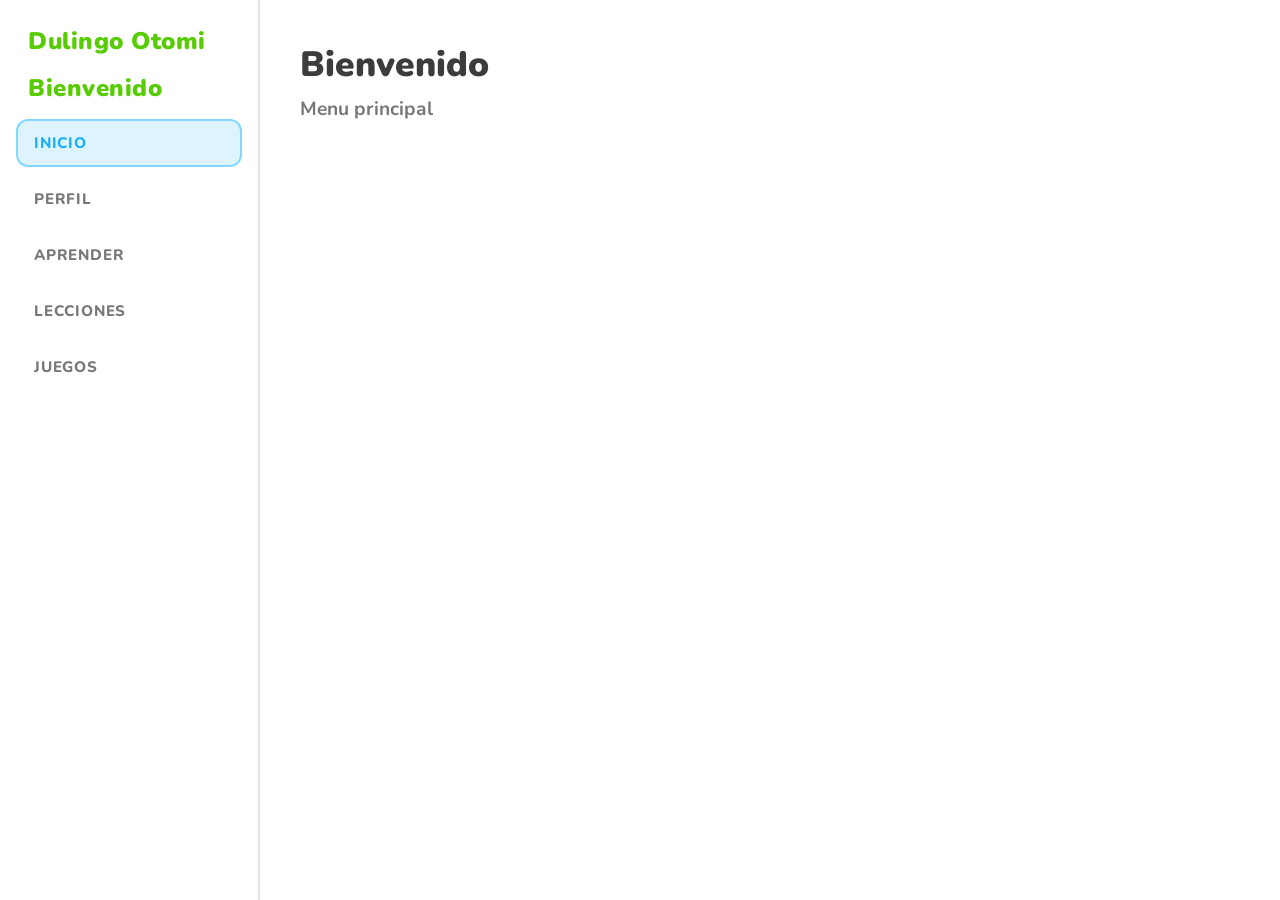
<file: Lecciones/index.html>
<!DOCTYPE html>
<html lang="es">
<head>
    <meta charset="UTF-8">
    <meta name="viewport" content="width=device-width, initial-scale=1.0">
    <title>Otomi - Estilo Duolingo</title>
    <style>
        /* Importamos una fuente redondeada similar a la de Duolingo */
        @import url('https://fonts.googleapis.com/css2?family=Nunito:wght@700;800;900&display=swap');

        * {
            box-sizing: border-box;
            margin: 0;
            padding: 0;
        }

        body {
            font-family: 'Nunito', sans-serif;
            background-color: #ffffff;
            color: #4b4b4b;
        }

        /* --- MENÚ LATERAL (SIDEBAR) --- */
        #menu-lateral {
            position: fixed;
            top: 0;
            left: 0;
            width: 260px;
            height: 100vh;
            background-color: #ffffff;
            border-right: 2px solid #e5e5e5;
            padding: 25px 16px;
            display: flex;
            flex-direction: column;
            overflow-y: auto;
        }

        /* Títulos de las secciones ("Otomi" y "Bienvenido") */
        #menu-lateral label {
            font-size: 1.5rem;
            font-weight: 900;
            color: #58cc02; /* Verde icónico de Duolingo */
            letter-spacing: 0.5px;
            margin-bottom: 15px;
            padding-left: 12px;
            display: block;
        }

        /* Separación entre el primer y segundo bloque de menú */
        #menu-lateral label:nth-of-type(2) {
            margin-top: 25px;
            padding-top: 20px;
            border-top: 2px solid #e5e5e5;
            font-size: 1.1rem;
            color: #afafaf;
            text-transform: uppercase;
        }

        /* Lista de navegación */
        .container-Menu ul {
            list-style: none;
            display: flex;
            flex-direction: column;
            gap: 8px;
        }

        /* Enlaces (Botones del menú) */
        .container-Menu ul li a {
            display: flex;
            align-items: center;
            text-decoration: none;
            color: #777777;
            font-weight: 800;
            font-size: 0.95rem;
            text-transform: uppercase;
            letter-spacing: 0.8px;
            padding: 12px 16px;
            border-radius: 12px;
            border: 2px solid transparent;
            transition: all 0.15s ease;
        }

        /* Efecto al pasar el mouse (Hover) */
        .container-Menu ul li a:hover {
            background-color: #f7f7f7;
            color: #4b4b4b;
        }

        /* Estilo destacado para el primer botón ("APRENDER") como sección activa */
        .container-Menu:first-of-type ul li:first-child a {
            background-color: #ddf4ff;
            color: #1cb0f6; /* Azul activo de Duolingo */
            border: 2px solid #84d8ff;
        }

        /* --- CONTENIDO PRINCIPAL --- */
        .main-content {
            margin-left: 260px; 
            padding: 40px;
            min-height: 100vh;
        }

        .main-content h1 {
            font-size: 2.2rem;
            font-weight: 900;
            color: #3c3c3c;
            margin-bottom: 8px;
        }

        .main-content h3 {
            font-size: 1.2rem;
            font-weight: 700;
            color: #777777;
        }

        /* --- RESPONSIVO (Para celulares) --- */
        @media (max-width: 768px) {
            #menu-lateral {
                width: 100%;
                height: auto;
                position: relative;
                border-right: none;
                border-bottom: 2px solid #e5e5e5;
            }

            .main-content {
                margin-left: 0;
                padding: 20px;
            }
        }
    </style>
</head>
<body>

    <main class="main-content">
        <h1>Bienvenido</h1>
        <h3>Menu principal</h3>
    </main>

    <div id="menu-lateral">
        <label>Dulingo Otomi</label>
        <nav class="container-Menu">
        <label>Bienvenido</label>
        <nav class="container-Menu">

            <ul>
                <li><a href="login.html">Inicio</a></li>
                <li><a href="perfil.html">Perfil</a></li>
                <li><a href="unidad_animales.html">APRENDER</a></li>
                <li><a href="unidad_animales.html">Lecciones</a></li>
                <li><a href="juegos.html">Juegos</a></li>
            </ul>
        </nav>

    </div>

</body>
</html>
</file>
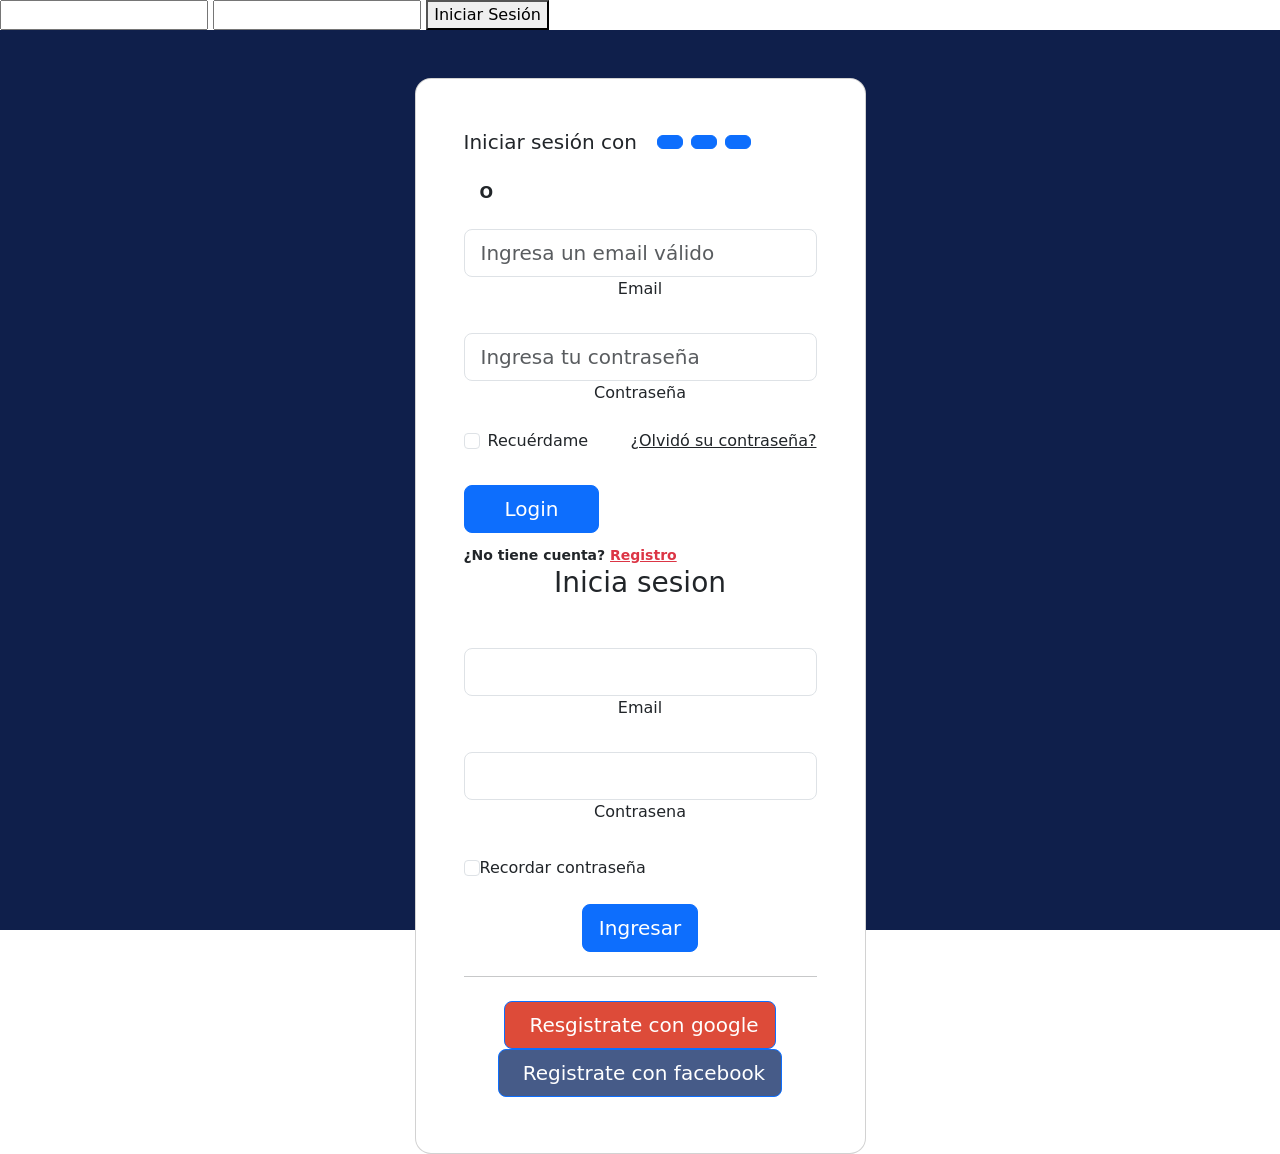
<file: Lecciones/login.html>
<!DOCTYPE html>
<html lang="en">
<head>
    <meta charset="UTF-8">
    <meta name="viewport" content="width=device-width, initial-scale=1.0">
    <title>Document</title>
    <link href="https://cdn.jsdelivr.net/npm/bootstrap@5.0.2/dist/css/bootstrap.min.css" rel="stylesheet" integrity="sha384-EVSTQN3/azprG1Anm3QDgpJLIm9Nao0Yz1ztcQTwFspd3yD65VohhpuuCOmLASjC" crossorigin="anonymous">
</head>
<body>
    <form action="login.php" method="POST">
    <!-- Tus campos de entrada (email y contraseña) -->
    <input type="email" name="email" required>
    <input type="password" name="contraseña" required>
    
    <button type="submit">Iniciar Sesión</button>
</form>
    <section class="vh-100" style="background-color: #0f1f4b;">
  <div class="container py-5 h-100">
    <div class="row d-flex justify-content-center align-items-center h-100">
      <div class="col-12 col-md-8 col-lg-6 col-xl-5">
        <div class="card shadow-2-strong" style="border-radius: 1rem;">
          <div class="card-body p-5 text-center">
 <form id="loginForm" action="login.php" method="POST">


                    <div class="d-flex flex-row align-items-center justify-content-center justify-content-lg-start">
                        <p class="lead fw-normal mb-0 me-3">Iniciar sesión con</p>


                        <button type="button" class="btn btn-primary btn-floating mx-1">
                            <i class="fab fa-facebook-f"></i>
                        </button>


                        <button type="button" class="btn btn-primary btn-floating mx-1">
                            <i class="fab fa-twitter"></i>
                        </button>


                        <button type="button" class="btn btn-primary btn-floating mx-1">
                            <i class="fab fa-linkedin-in"></i>
                        </button>
                    </div>


                    <div class="divider d-flex align-items-center my-4">
                        <p class="text-center fw-bold mx-3 mb-0">O</p>
                    </div>


                    <!-- Email -->
                    <div class="form-outline mb-4">
                        <input
                            type="email"
                            name="email"
                            id="form3Example3"
                            class="form-control form-control-lg"
                            placeholder="Ingresa un email válido"
                            required>


                        <label class="form-label" for="form3Example3">
                            Email
                        </label>
                    </div>


                   <!-- Contraseña -->
<div class="form-outline mb-3">
<input
type="password"
name="contraseña"
id="form3Example4"
class="form-control form-control-lg"
placeholder="Ingresa tu contraseña"
required>


<label class="form-label" for="form3Example4">
Contraseña
</label>
</div>


<div class="d-flex justify-content-between align-items-center">


<div class="form-check mb-0">
<input class="form-check-input me-2"
type="checkbox"
id="form2Example3">


<label class="form-check-label" for="form2Example3">
Recuérdame
</label>
</div>


<a href="#" class="text-body">
¿Olvidó su contraseña?
</a>
</div>


<div class="text-center text-lg-start mt-4 pt-2">


<!-- IMPORTANTE: submit -->
<button
type="submit"
class="btn btn-primary btn-lg"
style="padding-left: 2.5rem; padding-right: 2.5rem;">
Login
</button>


<p class="small fw-bold mt-2 pt-1 mb-0">
¿No tiene cuenta?
<a href="#" class="link-danger">
Registro
</a>
</p>


</div>


</form>

          <form id="loginForm" action="login.php" method="POST" novalidate>


            <h3 class="mb-5">Inicia sesion</h3>

            <div data-mdb-input-init class="form-outline mb-4">
              <input type="email" id="typeEmailX-2" class="form-control form-control-lg" />
              <label class="form-label" for="typeEmailX-2">Email</label>
            </div>

            <div data-mdb-input-init class="form-outline mb-4">
              <input type="password" id="typePasswordX-2" class="form-control form-control-lg" />
              <label class="form-label" for="typePasswordX-2">Contrasena</label>
            </div>

            <!-- Checkbox -->
            <div class="form-check d-flex justify-content-start mb-4">
              <input class="form-check-input" type="checkbox" value="" id="form1Example3" />
              <label class="form-check-label" for="form1Example3"> Recordar contraseña</label>
            </div>

            <button data-mdb-button-init data-mdb-ripple-init class="btn btn-primary btn-lg btn-block" type="submit">Ingresar</button>

            <hr class="my-4">

            <button data-mdb-button-init data-mdb-ripple-init class="btn btn-lg btn-block btn-primary" style="background-color: #dd4b39;"
              type="submit"><i class="fab fa-google me-2"></i> Resgistrate con google</button><br>
            <button data-mdb-button-init data-mdb-ripple-init class="btn btn-lg btn-block btn-primary mb-2" style="background-color: #465b88;"
              type="submit"><i class="fab fa-facebook-f me-2"></i>Registrate con facebook</button>
          </form>

          </div>
        </div>
      </div>
    </div>
  </div>
</section>
</body>
</html>
</file>
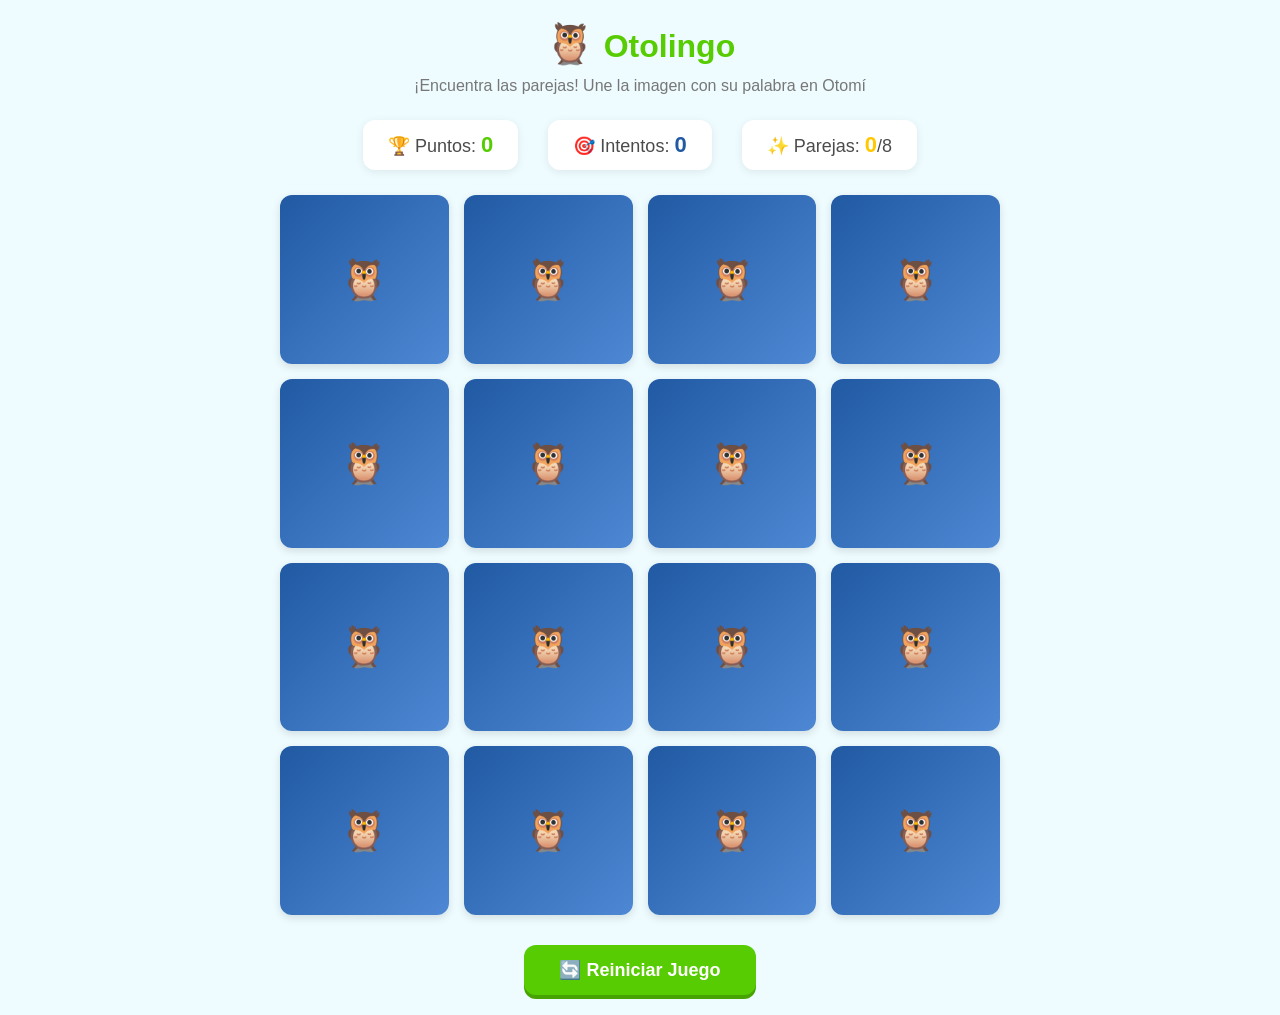
<file: Lecciones/memorama.html>
<!DOCTYPE html>
<html lang="es">
<head>
    <meta charset="UTF-8">
    <meta name="viewport" content="width=device-width, initial-scale=1.0">
    <title>Otolingo 🦉 - Memorama con Imágenes</title>
    <style>
        * {
            margin: 0;
            padding: 0;
            box-sizing: border-box;
            font-family: 'Arial Rounded MT Bold', sans-serif;
        }




        :root {
            --verde: #58CC02;
            --verde-oscuro: #46A302;
            --azul: #215aa3;
            --azul-claro: #4E88D4;
            --amarillo: #FFC800;
            --rojo: #FF4B4B;
            --gris: #E5E5E5;
            --texto: #4B4B4B;
            --fondo: #eefcff;
        }




        body {
            background-color: var(--fondo);
            color: var(--texto);
            min-height: 100vh;
            padding: 20px;
        }




        header {
            text-align: center;
            margin-bottom: 25px;
        }




        h1 {
            font-size: 32px;
            color: var(--verde);
            margin-bottom: 10px;
        }




        h1 span {
            font-size: 40px;
        }




        .subtitulo {
            font-size: 16px;
            color: #777;
        }




        .info-juego {
            display: flex;
            justify-content: center;
            gap: 30px;
            margin-bottom: 25px;
            font-size: 18px;
            flex-wrap: wrap;
        }




        .puntuacion, .intentos, .encontrados {
            background: white;
            padding: 12px 25px;
            border-radius: 12px;
            box-shadow: 0 2px 8px rgba(0,0,0,0.08);
        }




        .puntuacion span { color: var(--verde); font-weight: bold; font-size: 22px; }
        .intentos span { color: var(--azul); font-weight: bold; font-size: 22px; }
        .encontrados span { color: var(--amarillo); font-weight: bold; font-size: 22px; }




        /* TABLERO */
        .tablero {
            max-width: 720px;
            margin: 0 auto;
            display: grid;
            grid-template-columns: repeat(4, 1fr);
            gap: 15px;
        }




        /* TARJETAS */
        .tarjeta {
            aspect-ratio: 1 / 1;
            position: relative;
            cursor: pointer;
            transform-style: preserve-3d;
            transition: transform 0.5s ease;
        }




        .tarjeta.volteada {
            transform: rotateY(180deg);
        }




        .cara {
            position: absolute;
            width: 100%;
            height: 100%;
            border-radius: 12px;
            display: flex;
            align-items: center;
            justify-content: center;
            backface-visibility: hidden;
            box-shadow: 0 3px 8px rgba(0,0,0,0.12);
        }




        .trasera {
            background: linear-gradient(135deg, var(--azul), var(--azul-claro));
            font-size: 40px;
        }




        .frente {
            background: white;
            border: 3px solid var(--amarillo);
            transform: rotateY(180deg);
            flex-direction: column;
            padding: 8px;
        }




        .emoji {
            font-size: 48px;
            margin-bottom: 5px;
        }




        .palabra {
            font-size: 16px;
            font-weight: bold;
            color: var(--azul);
            text-align: center;
        }




        .tarjeta.acertada .frente {
            background: #E8FFE8;
            border-color: var(--verde);
        }




        /* BOTONES */
        .contenedor-boton {
            text-align: center;
            margin-top: 30px;
        }




        .boton {
            background: var(--verde);
            color: white;
            border: none;
            padding: 14px 35px;
            font-size: 18px;
            border-radius: 12px;
            cursor: pointer;
            font-weight: bold;
            box-shadow: 0 4px 0 var(--verde-oscuro);
            transition: all 0.1s;
        }




        .boton:active {
            transform: translateY(4px);
            box-shadow: none;
        }




        /* MENSAJE FINAL */
        .mensaje-final {
            position: fixed;
            top: 50%;
            left: 50%;
            transform: translate(-50%, -50%);
            background: white;
            padding: 40px;
            border-radius: 20px;
            box-shadow: 0 6px 25px rgba(0,0,0,0.2);
            text-align: center;
            z-index: 100;
            display: none;
        }




        .mensaje-final h2 {
            font-size: 28px;
            color: var(--verde);
            margin-bottom: 15px;
        }




        .mensaje-final p {
            font-size: 18px;
            margin-bottom: 20px;
        }




        .oculto {
            display: none !important;
        }




        /* Responsivo */
        @media (max-width: 600px) {
            .tablero {
                grid-template-columns: repeat(3, 1fr);
            }
            .emoji {
                font-size: 36px;
            }
            .palabra {
                font-size: 13px;
            }
        }
    </style>
</head>
<body>




    <header>
        <h1><span>🦉</span> Otolingo</h1>
        <p class="subtitulo">¡Encuentra las parejas! Une la imagen con su palabra en Otomí</p>
    </header>




    <div class="info-juego">
        <div class="puntuacion">🏆 Puntos: <span id="puntos">0</span></div>
        <div class="intentos">🎯 Intentos: <span id="intentos">0</span></div>
        <div class="encontrados">✨ Parejas: <span id="encontrados">0</span>/8</div>
    </div>




    <div class="tablero" id="tablero"></div>




    <div class="contenedor-boton">
        <button class="boton" onclick="reiniciarJuego()">🔄 Reiniciar Juego</button>
    </div>




    <!-- MENSAJE FINAL -->
    <div class="mensaje-final" id="mensajeFinal">
        <h2>🎉 ¡Felicidades!</h2>
        <p>Has encontrado todas las parejas en <strong id="totalIntentos">0</strong> intentos</p>
        <p>Puntuación final: <strong id="puntosFinal">0</strong> puntos</p>
        <button class="boton" onclick="cerrarMensaje(); reiniciarJuego();">¡Jugar otra vez!</button>
    </div>




    <script>
        // ==========================================
        // BASE DE DATOS: IMAGEN ↔ PALABRA EN OTOMÍ
        // ==========================================
      const parejas = [
            { imagen: "🐕", palabra: "F'yo", nombre: "Perro" },
            { imagen: "🐱", palabra: "Mixtu", nombre: "Gato" },
            { imagen: "🏠", palabra: "Nguu", nombre: "Casa" },
            { imagen: "💧", palabra: "Deje", nombre: "Agua" },
            { imagen: "🌽", palabra: "dethä", nombre: "Maíz" },
            { imagen: "☀️", palabra: "Jädi", nombre: "Sol" },
            { imagen: "🌙", palabra: "Zänä", nombre: "Luna" },
            { imagen: "👋", palabra: "Jaxia", nombre: "Hola" }
        ];






        // ==========================================
        // VARIABLES DEL JUEGO
        // ==========================================
        let puntos = 0;
        let intentos = 0;
        let parejasEncontradas = 0;
        let tarjetasVolteadas = [];
        let bloqueado = false;




        // ==========================================
        // INICIAR JUEGO
        // ==========================================
        function iniciarJuego() {
            puntos = 0;
            intentos = 0;
            parejasEncontradas = 0;
            tarjetasVolteadas = [];
            bloqueado = false;
           
            actualizarPuntuacion();
            generarTarjetas();
        }




        // ==========================================
        // MEZCLAR ARRAY
        // ==========================================
        function mezclar(array) {
            return array.slice().sort(() => Math.random() - 0.5);
        }




        // ==========================================
        // GENERAR TARJETAS
        // ==========================================
        function generarTarjetas() {
            const tablero = document.getElementById('tablero');
            tablero.innerHTML = "";




            // Crear pares: una tarjeta con IMAGEN y otra con la PALABRA en Otomí
            let tarjetas = [];
            parejas.forEach((par, indice) => {
                // Tarjeta con imagen
                tarjetas.push({ tipo: "imagen", contenido: par.imagen, parId: indice });
                // Tarjeta con palabra en Otomí
                tarjetas.push({ tipo: "palabra", contenido: par.palabra, parId: indice });
            });




            // Mezclar las tarjetas
            tarjetas = mezclar(tarjetas);




            // Crear cada tarjeta en el HTML
            tarjetas.forEach((datos) => {
                const tarjeta = document.createElement('div');
                tarjeta.className = 'tarjeta';
                tarjeta.dataset.parId = datos.parId;
                tarjeta.dataset.tipo = datos.tipo;
               
                if (datos.tipo === "imagen") {
                    tarjeta.innerHTML = `
                        <div class="cara trasera">🦉</div>
                        <div class="cara frente">
                            <div class="emoji">${datos.contenido}</div>
                        </div>
                    `;
                } else {
                    tarjeta.innerHTML = `
                        <div class="cara trasera">🦉</div>
                        <div class="cara frente">
                            <div class="palabra">${datos.contenido}</div>
                        </div>
                    `;
                }
               
                tarjeta.onclick = () => voltearTarjeta(tarjeta);
                tablero.appendChild(tarjeta);
            });
        }




        // ==========================================
        // VOLTEAR TARJETA
        // ==========================================
        function voltearTarjeta(tarjeta) {
            if (bloqueado) return;
            if (tarjeta.classList.contains('volteada')) return;
            if (tarjeta.classList.contains('acertada')) return;




            tarjeta.classList.add('volteada');
            tarjetasVolteadas.push(tarjeta);




            if (tarjetasVolteadas.length === 2) {
                intentos++;
                actualizarPuntuacion();
                comprobarPareja();
            }
        }




        // ==========================================
        // COMPROBAR SI SON PAREJA
        // ==========================================
        function comprobarPareja() {
            bloqueado = true;
            const t1 = tarjetasVolteadas[0];
            const t2 = tarjetasVolteadas[1];




            if (t1.dataset.parId === t2.dataset.parId) {
                // ✅ ¡ENCONTRÓ LA PAREJA!
                puntos += 10;
                parejasEncontradas++;
               
                setTimeout(() => {
                    t1.classList.add('acertada');
                    t2.classList.add('acertada');
                    t1.style.cursor = "default";
                    t2.style.cursor = "default";
                    actualizarPuntuacion();
                   
                    if (parejasEncontradas === parejas.length) {
                        setTimeout(mostrarMensajeFinal, 500);
                    }
                   
                    tarjetasVolteadas = [];
                    bloqueado = false;
                }, 600);
               
            } else {
                // ❌ NO SON IGUALES
                setTimeout(() => {
                    t1.classList.remove('volteada');
                    t2.classList.remove('volteada');
                    tarjetasVolteadas = [];
                    bloqueado = false;
                }, 1000);
            }
        }




        function actualizarPuntuacion() {
            document.getElementById('puntos').textContent = puntos;
            document.getElementById('intentos').textContent = intentos;
            document.getElementById('encontrados').textContent = `${parejasEncontradas}`;
        }




        function mostrarMensajeFinal() {
            document.getElementById('totalIntentos').textContent = intentos;
            document.getElementById('puntosFinal').textContent = puntos;
            document.getElementById('mensajeFinal').style.display = "block";
        }




        function cerrarMensaje() {
            document.getElementById('mensajeFinal').style.display = "none";
        }




        function reiniciarJuego() {
            cerrarMensaje();
            iniciarJuego();
        }




        window.onload = iniciarJuego;
    </script>
</body>
</html>
</file>
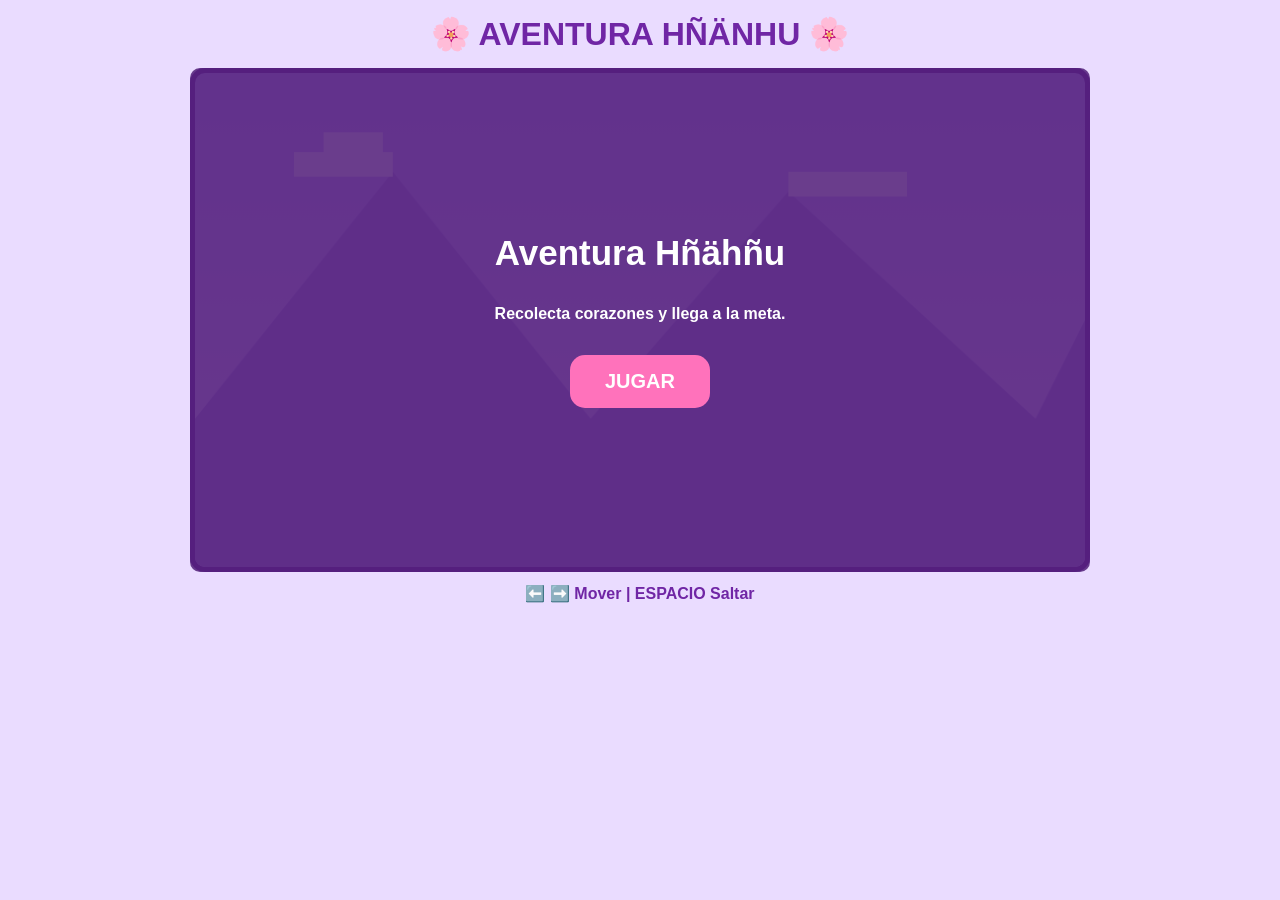
<file: Lecciones/saltar.html>
<!DOCTYPE html>
<html lang="es">
<head>
<meta charset="UTF-8">
<meta name="viewport" content="width=device-width, initial-scale=1.0">
<title>Aventura Hñähñu</title>
<style>
*{
    margin: 0;
    padding: 0;
    box-sizing: border-box;
}




body {
    background: #eadcff;
    font-family: Arial, sans-serif;
    text-align: center;
}




h1 {
    color: #7026a5;
    margin: 15px;
}




#contenedor {
    width: 900px;
    max-width: 95%;
    margin: auto;
    position: relative;
}




canvas {
    width: 100%;
    background: linear-gradient(#c9a7ff, #f4cfff);
    border: 5px solid #7026a5;
    border-radius: 15px;
    display: block;
}




#menu {
    position: absolute;
    top: 0;
    left: 0;
    width: 100%;
    height: 100%;
    background: rgba(80, 30, 120, 0.85);
    color: white;
    display: flex;
    flex-direction: column;
    justify-content: center;
    align-items: center;
    border-radius: 10px;
    gap: 20px;
}




#menu h2 {
    font-size: 35px;
}




button {
    background: #ff72bb;
    border: none;
    padding: 15px 35px;
    border-radius: 15px;
    font-size: 20px;
    color: white;
    cursor: pointer;
    font-weight: bold;
}




button:hover {
    background: #ff43a3;
}




p {
    margin: 12px;
    color: #7026a5;
    font-weight: bold;
}
</style>
</head>




<body>




<h1>🌸 AVENTURA HÑÄNHU 🌸</h1>




<div id="contenedor">




<canvas id="juego" width="900" height="500"></canvas>




<div id="menu">
    <h2 id="titulo">Aventura Hñähñu</h2>
    <p style="color:white">Recolecta corazones y llega a la meta.</p>
    <button onclick="iniciar()">JUGAR</button>
</div>




</div>




<p>⬅️ ➡️ Mover | ESPACIO Saltar</p>




<script>
const canvas = document.getElementById("juego");
const ctx = canvas.getContext("2d");
const menu = document.getElementById("menu");
const titulo = document.getElementById("titulo");




let jugador;
let plataformas;
let corazones;
let obstaculos;
let teclas = {};
let puntos = 0;
let vidas = 3;
let jugando = false;
let camara = 0;
let meta = 3500;




const gravedad = 0.6;




function iniciar() {
    puntos = 0;
    vidas = 3;
    camara = 0;




    jugador = {
        x: 50,
        y: 350,
        w: 35,
        h: 45,
        vx: 0,
        vy: 0,
        suelo: false
    };




    plataformas = [
        {x:0,y:430,w:400,h:70},
        {x:500,y:370,w:180,h:30},
        {x:780,y:320,w:180,h:30},
        {x:1100,y:400,w:300,h:70},
        {x:1500,y:340,w:200,h:30},
        {x:1800,y:290,w:180,h:30},
        {x:2100,y:420,w:350,h:70},
        {x:2600,y:350,w:200,h:30},
        {x:3000,y:400,w:600,h:70}
    ];




    corazones = [
        {x:250,y:350},
        {x:570,y:300},
        {x:850,y:250},
        {x:1200,y:330},
        {x:1550,y:280},
        {x:1850,y:230},
        {x:2200,y:350},
        {x:2650,y:290},
        {x:3200,y:330}
    ];




    obstaculos = [
        {x:600,y:345,w:30,h:25},
        {x:1250,y:375,w:35,h:25},
        {x:2250,y:395,w:35,h:25},
        {x:3150,y:375,w:35,h:25}
    ];




    jugador.x = 50;
    jugador.y = 350;




    jugando = true;
    menu.style.display = "none";




    actualizar();
}




// DIBUJAR JUGADOR
function dibujarJugador() {
    let x = jugador.x - camara;
    let y = jugador.y;




    // Cabello
    ctx.fillStyle = "#382044";
    ctx.fillRect(x+5,y,x+0?25:25,15);
    ctx.fillRect(x,y+10,35,25);




    // Cara
    ctx.fillStyle = "#f4c49c";
    ctx.fillRect(x+8,y+10,20,20);




    // Ojos
    ctx.fillStyle = "#222";
    ctx.fillRect(x+12,y+17,3,4);
    ctx.fillRect(x+22,y+17,3,4);




    // Blusa
    ctx.fillStyle = "#ffffff";
    ctx.fillRect(x+5,y+30,25,10);




    // Falda
    ctx.fillStyle = "#a64bd4";
    ctx.fillRect(x+2,y+38,31,7);




    // Piernas
    ctx.fillStyle = "#382044";
    ctx.fillRect(x+8,y+45,6,8);
    ctx.fillRect(x+22,y+45,6,8);




    // Moño
    ctx.fillStyle = "#ff69b4";
    ctx.fillRect(x+25,y+3,10,5);
}




// DIBUJAR ESCENARIO
function dibujarMundo() {
    ctx.clearRect(0,0,900,500);




    // Montañas
    ctx.fillStyle = "#b38be8";
    ctx.beginPath();
    ctx.moveTo(0,350);
    ctx.lineTo(200,100);
    ctx.lineTo(400,350);
    ctx.lineTo(600,120);
    ctx.lineTo(850,350);
    ctx.lineTo(900,250);
    ctx.lineTo(900,500);
    ctx.lineTo(0,500);
    ctx.fill();




    // Nubes
    ctx.fillStyle = "#fff1ff";
    ctx.fillRect(100,80,100,25);
    ctx.fillRect(130,60,60,25);
    ctx.fillRect(600,100,120,25);




    // Plataformas
    plataformas.forEach(p => {
        let x = p.x-camara;




        ctx.fillStyle = "#7b3f2a";
        ctx.fillRect(x,p.y,p.w,p.h);




        ctx.fillStyle = "#65d85c";
        ctx.fillRect(x,p.y,p.w,12);




        ctx.fillStyle = "#9bff83";
        for(let i=0;i<p.w;i+=20){
            ctx.fillRect(x+i,p.y-3,10,5);
        }
    });




    // Corazones
    corazones.forEach(c => {
        ctx.font = "30px Arial";
        ctx.fillText("💗",c.x-camara,c.y);
    });


    // Meta
    ctx.fillStyle = "#7131a5";
    ctx.fillRect(meta-camara,280,8,150);




    ctx.font = "40px Arial";
    ctx.fillText("🏁",meta-camara-20,280);




    dibujarJugador();




    // HUD
    ctx.fillStyle = "#6d299a";
    ctx.font = "bold 22px Arial";
    ctx.fillText("💗 Vidas: "+vidas,20,35);
    ctx.fillText("⭐ Puntos: "+puntos,700,35);
}




// COLISIONES
function colision(a,b) {
    return a.x < b.x+b.w &&
           a.x+a.w > b.x &&
           a.y < b.y+b.h &&
           a.y+a.h > b.y;
}




// ACTUALIZAR JUGADOR
function mover() {
    jugador.vx = 0;




    if(teclas["ArrowRight"]) jugador.vx = 5;
    if(teclas["ArrowLeft"]) jugador.vx = -5;




    jugador.x += jugador.vx;
    jugador.vy += gravedad;
    jugador.y += jugador.vy;




    jugador.suelo = false;




    plataformas.forEach(p => {
        if(colision(jugador,p) && jugador.vy >= 0 &&
           jugador.y+jugador.h-jugador.vy <= p.y+5) {




            jugador.y = p.y-jugador.h;
            jugador.vy = 0;
            jugador.suelo = true;
        }
    });




    // CAER
    if(jugador.y > 550) perderVida();




    // CORAZONES
    corazones = corazones.filter(c => {
        let objeto = {x:c.x,y:c.y,w:25,h:25};




        if(colision(jugador,objeto)) {
            puntos += 10;
            return false;
        }
        return true;
    });




    // OBSTACULOS
    obstaculos.forEach(o => {
        if(colision(jugador,o)) perderVida();
    });




    // META
    if(jugador.x >= meta) finalizar(true);




    // CAMARA
    camara = jugador.x-200;
    if(camara < 0) camara = 0;
}




// PERDER VIDA
function perderVida() {
    vidas--;




    jugador.x -= 80;
    jugador.y = 300;
    jugador.vy = 0;




    if(vidas <= 0) finalizar(false);
}




// FINAL
function finalizar(victoria) {
    jugando = false;
    menu.style.display = "flex";




    if(victoria) {
        titulo.innerText = "🎉 ¡GANASTE! 🎉";
    } else {
        titulo.innerText = "💔 GAME OVER";
    }




    menu.querySelector("p").innerText =
        "Puntuación final: "+puntos;




    menu.querySelector("button").innerText = "VOLVER A JUGAR";
}




// BUCLE
function actualizar() {
    if(!jugando) return;




    mover();
    dibujarMundo();




    requestAnimationFrame(actualizar);
}




// TECLADO
document.addEventListener("keydown", e => {
    teclas[e.key] = true;




    if(e.code === "Space" && jugador && jugador.suelo) {
        jugador.vy = -13;
        jugador.suelo = false;
    }
});




document.addEventListener("keyup", e => {
    teclas[e.key] = false;
});




// INICIO
dibujarMundo();
</script>




</body>
</html>
</file>
